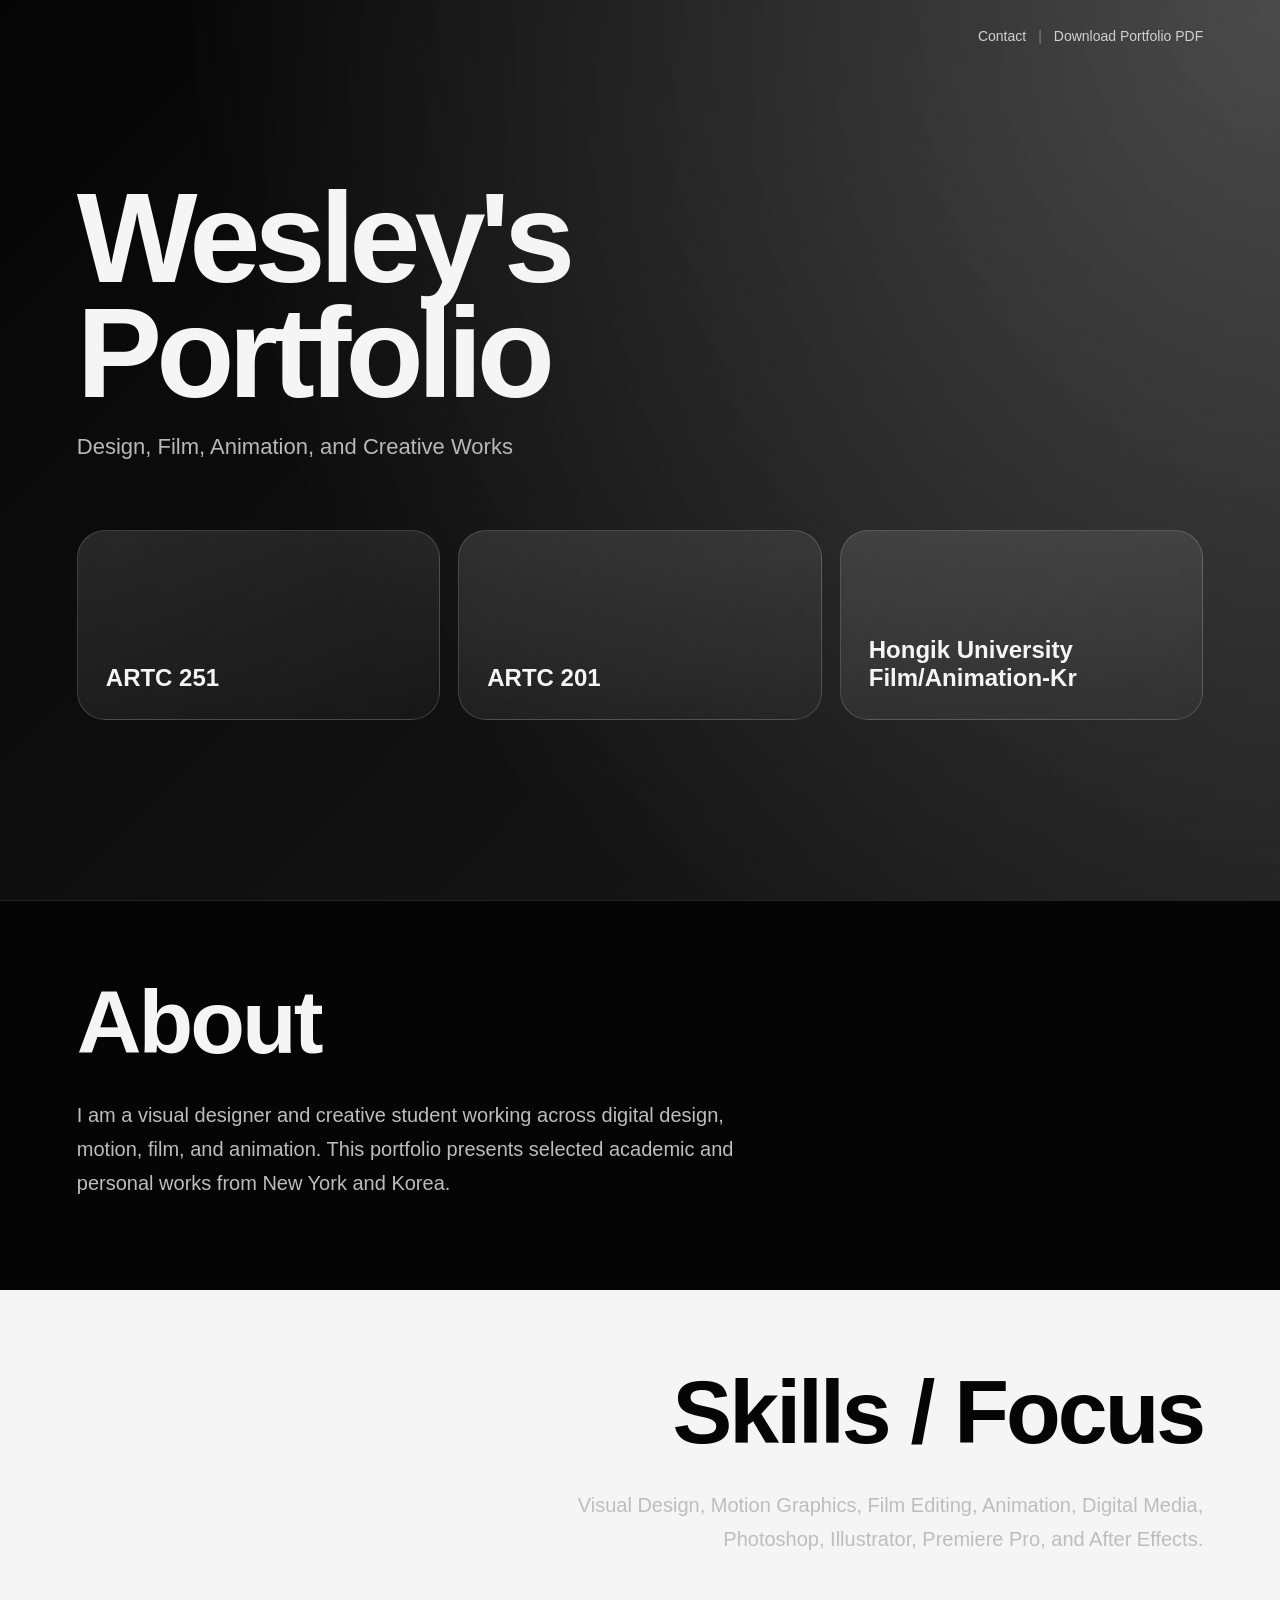
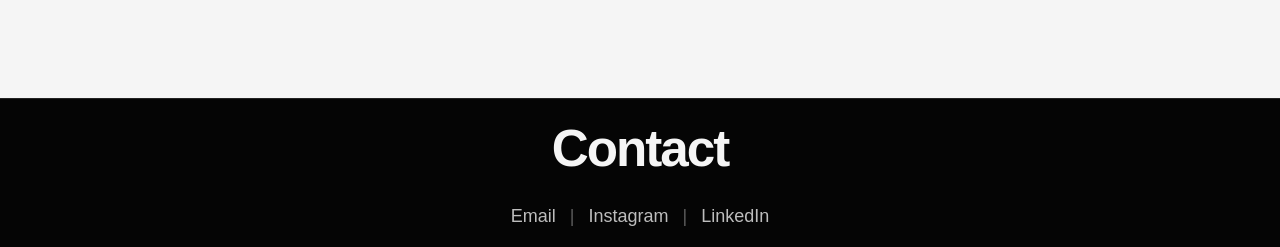
<file: index.html>
<!DOCTYPE html>
<html lang="en">
<head>
  <meta charset="UTF-8">
  <meta name="viewport" content="width=device-width, initial-scale=1.0">
  <title>Wesley's Portfolio</title>
  <link rel="stylesheet" href="style.css">
</head>

<body>
  <nav class="top-nav">
    <a href="#contact">Contact</a>
    <span>|</span>
    <a href="portfolio.pdf" download>Download Portfolio PDF</a>
  </nav>

  <header class="main-hero">
    <h1>Wesley's Portfolio</h1>
    <p class="subtitle">Design, Film, Animation, and Creative Works</p>

    <nav class="portfolio-menu">
      <a href="portfolio.html?section=artc251">ARTC 251</a>
      <a href="portfolio.html?section=artc201">ARTC 201</a>
      <a href="portfolio.html?section=hongik">Hongik University<br>Film/Animation-Kr</a>
    </nav>
  </header>

  <main>
    <section id="about" class="portfolio-section">
      <h2>About</h2>
      <p>
        I am a visual designer and creative student working across digital design,
        motion, film, and animation. This portfolio presents selected academic and
        personal works from New York and Korea.
      </p>
    </section>

    <section id="skills" class="portfolio-section">
      <h2>Skills / Focus</h2>
      <p>
        Visual Design, Motion Graphics, Film Editing, Animation, Digital Media,
        Photoshop, Illustrator, Premiere Pro, and After Effects.
      </p>
    </section>

    <section id="contact" class="portfolio-section">
        <h2>Contact</h2>

          <div class="contact-links">
              <a href="mailto:wesleyjo8918@icloud.com">Email</a>
          <span>|</span>
            <a href="https://www.instagram.com/wes0jo" target="_blank">Instagram</a>
          <span>|</span>
            <a href="https://www.linkedin.com/in/wesley-jo-2b8a863ab/" target="_blank">LinkedIn</a>
          </div>
    </section>

    
  </main>

  <script src="script.js"></script>
</body>
</html>
</file>
<file: style.css>
* {
  box-sizing: border-box;
}

html {
  scroll-behavior: smooth;
}

body {
  margin: 0;
  font-family: Helvetica, Arial, sans-serif;
  background: #050505;
  color: #f5f5f5;
}

/* Top navigation */

.top-nav {
  position: absolute;
  top: 28px;
  right: 6vw;
  z-index: 100;
  display: flex;
  align-items: center;
  gap: 12px;
  font-size: 14px;
}

.top-nav a {
  color: #d0d0d0;
  text-decoration: none;
  transition: 0.25s ease;
}

.top-nav a:hover {
  color: #ffffff;
}

.top-nav span {
  color: rgba(255,255,255,0.35);
}

/* Main page */

.main-hero {
  min-height: 100vh;
  padding: 80px 6vw;
  display: flex;
  flex-direction: column;
  justify-content: center;
  align-items: flex-start;
  background:
    radial-gradient(circle at top right, rgba(255,255,255,0.24), transparent 70%),
    linear-gradient(135deg, #050505 0%, #111111 55%, #1b1b1b 100%);
}

.main-hero h1 {
  margin: 0;
  max-width: 900px;
  font-size: clamp(56px, 10vw, 130px);
  line-height: 0.9;
  letter-spacing: -6px;
  font-weight: 800;
}

.subtitle {
  margin-top: 24px;
  margin-bottom: 70px;
  font-size: clamp(16px, 2vw, 22px);
  color: #b8b8b8;
}

.portfolio-menu {
  width: 100%;
  display: grid;
  grid-template-columns: repeat(3, 1fr);
  gap: 18px;
}

.portfolio-menu a {
  min-height: 190px;
  padding: 28px;
  border: 1px solid rgba(255,255,255,0.16);
  border-radius: 28px;
  color: #f5f5f5;
  text-decoration: none;
  font-size: 24px;
  font-weight: 700;
  line-height: 1.15;
  display: flex;
  align-items: flex-end;
  background:
    linear-gradient(160deg, rgba(255,255,255,0.12), rgba(255,255,255,0.03));
  backdrop-filter: blur(10px);
  transition: 0.3s ease;
}

.portfolio-menu a:hover {
  transform: translateY(-10px);
  border-color: rgba(255,255,255,0.5);
  background: #f5f5f5;
  color: #050505;
}

.portfolio-section {
  min-height: 25vh;
  padding: 70px 6vw;
  border-top: 1px solid rgba(255,255,255,0.12);
  background: #050505;
}

.portfolio-section h2 {
  margin: 0 0 24px;
  font-size: clamp(42px, 7vw, 90px);
  letter-spacing: -3px;
}

.portfolio-section p {
  max-width: 680px;
  font-size: 20px;
  line-height: 1.7;
  color: #bdbdbd;
}

@media (max-width: 850px) {
  .top-nav {
    position: absolute;
    top: 24px;
    right: 6vw;
    left: 6vw;
    justify-content: center;
    font-size: 13px;
  }

  .main-hero {
    align-items: center;
    text-align: center;
  }

  .main-hero h1 {
    letter-spacing: -3px;
  }

  .portfolio-menu {
    grid-template-columns: 1fr;
  }

  .portfolio-menu a {
    min-height: 130px;
    align-items: center;
    justify-content: center;
  }
}

/* Portfolio sub page */

.portfolio-page {
  min-height: 100vh;
  padding: 28px 5vw 92px;
  background: #050505;
  color: #f5f5f5;
}

.portfolio-top-nav {
  display: flex;
  justify-content: space-between;
  align-items: center;
  margin-bottom: 42px;
}

.back-link {
  display: inline-block;
  color: #bdbdbd;
  text-decoration: none;
  font-size: 16px;
}

.back-link:hover {
  color: #ffffff;
}

.portfolio-right-nav {
  display: flex;
  align-items: center;
  gap: 12px;
  font-size: 14px;
}

.portfolio-right-nav a {
  color: #d0d0d0;
  text-decoration: none;
  transition: 0.25s ease;
}

.portfolio-right-nav a:hover {
  color: #ffffff;
}

.portfolio-right-nav span {
  color: rgba(255,255,255,0.35);
}

.sub-menu {
  display: flex;
  gap: 14px;
  flex-wrap: wrap;
  margin-bottom: 70px;
}

.sub-menu button {
  padding: 14px 22px;
  border: 1px solid rgba(255,255,255,0.18);
  border-radius: 999px;
  background: transparent;
  color: #f5f5f5;
  font-size: 15px;
  cursor: pointer;
  transition: 0.25s ease;
}

.sub-menu button:hover {
  background: #f5f5f5;
  color: #050505;
}

.work-section {
  display: none;
}

.work-section.active {
  display: block;
}

.work-section h1 {
  margin: 0 0 18px;
  font-size: clamp(44px, 8vw, 96px);
  letter-spacing: -4px;
  line-height: 0.95;
}

.work-section > p {
  max-width: 680px;
  margin-bottom: 50px;
  font-size: 19px;
  line-height: 1.7;
  color: #bdbdbd;
}

.work-grid {
  display: grid;
  grid-template-columns: 1fr;
  gap: 20px;
  margin-bottom: 20px;
}

.work-card {
  position: relative;
  min-height: 250px;
  padding: 0;
  border: 1px solid rgba(255,255,255,0.14);
  border-radius: 26px;
  background: linear-gradient(160deg, rgba(255,255,255,0.1), rgba(255,255,255,0.03));
  overflow: hidden;
  cursor: default;
  transition: 0.35s ease;
}

.work-card:hover {
  border-color: rgba(255,255,255,0.35);
  transform: translateY(-3px);
}

.card-summary {
  position: relative;
  min-height: 250px;
  display: flex;
  align-items: center;
  padding: 34px;
  z-index: 2;
  cursor: pointer;
}

.card-text {
  position: relative;
  z-index: 3;
  width: 42%;
}

.card-text h2 {
  margin: 0 0 16px;
  font-size: clamp(32px, 4vw, 56px);
  letter-spacing: -2px;
}

.card-text p {
  margin: 0;
  max-width: 620px;
  color: #bdbdbd;
  font-size: 18px;
  line-height: 1.6;
}

.card-cover {
  position: absolute;
  top: 0;
  right: 0;
  width: 62%;
  height: 100%;
  overflow: hidden;
  background: rgba(255,255,255,0.06);
  clip-path: polygon(12% 0, 100% 0, 100% 100%, 0 100%);
  z-index: 1;
}

.card-cover::before {
  content: "";
  position: absolute;
  inset: 0;
  background: linear-gradient(90deg, rgba(5,5,5,0.85), rgba(5,5,5,0.25), rgba(5,5,5,0.05));
  z-index: 2;
}

.card-cover img {
  width: 100%;
  height: 100%;
  object-fit: cover;
  display: block;
  opacity: 0.9;
  transition: 0.4s ease;
}

.work-card:hover .card-cover img {
  transform: scale(1.04);
  opacity: 1;
}

.card-detail {
  max-height: 0;
  opacity: 0;
  overflow: hidden;
  padding: 0 34px;
  transition: max-height 0.5s ease, opacity 0.35s ease, padding 0.35s ease;
  position: relative;
  z-index: 3;
  cursor: default;
}

.work-card.open .card-detail {
  max-height: 12000px;
  opacity: 1;
  padding: 0 34px 34px;
}

.card-detail p {
  margin: 0 0 24px;
  color: #bdbdbd;
  font-size: 17px;
  line-height: 1.7;
}

.detail-text h3 {
  margin: 0 0 14px;
  font-size: 28px;
  letter-spacing: -1px;
}

.detail-text p {
  max-width: 820px;
}

.detail-meta {
  display: flex;
  flex-wrap: wrap;
  gap: 10px;
  margin-bottom: 28px;
}

.detail-meta span {
  padding: 8px 14px;
  border: 1px solid rgba(255,255,255,0.16);
  border-radius: 999px;
  color: #bdbdbd;
  font-size: 14px;
}

.detail-gallery {
  column-count: 3;
  column-gap: 14px;
  margin-bottom: 28px;
}

.detail-gallery img {
  width: 100%;
  height: auto;
  object-fit: contain;
  display: block;
  break-inside: avoid;
  margin-bottom: 14px;
  border-radius: 16px;
  background: rgba(255,255,255,0.06);
}

.lightbox-image {
  cursor: zoom-in;
}

.detail-videos {
  display: grid;
  grid-template-columns: repeat(2, minmax(0, 1fr));
  gap: 18px;
  align-items: start;
  margin-bottom: 28px;
}

.detail-videos video {
  width: 100%;
  max-width: 100%;
  height: auto;
  display: block;
  border-radius: 18px;
  background: rgba(255,255,255,0.06);
}

.detail-media {
  width: 100%;
  border-radius: 20px;
  overflow: hidden;
  background: rgba(255,255,255,0.06);
}

.detail-media img {
  width: 100%;
  display: block;
}

/* Card close button */

.card-close-button {
  display: block;
  margin: 34px auto 4px;
  padding: 9px 18px;
  border: 1px solid rgba(255,255,255,0.22);
  border-radius: 999px;
  background: rgba(255,255,255,0.04);
  color: #d0d0d0;
  font-size: 13px;
  letter-spacing: 0.3px;
  cursor: pointer;
  transition: 0.25s ease;
}

.card-close-button:hover {
  border-color: rgba(255,255,255,0.55);
  background: rgba(255,255,255,0.12);
  color: #ffffff;
}

/* Image lightbox */

.image-lightbox {
  position: fixed;
  inset: 0;
  z-index: 9999;
  display: none;
  align-items: center;
  justify-content: center;
  padding: 70px 5vw;
  background: rgba(0,0,0,0.88);
  backdrop-filter: blur(12px);
}

.image-lightbox.active {
  display: flex;
}

.lightbox-content {
  max-width: 92vw;
  max-height: 82vh;
  object-fit: contain;
  border-radius: 18px;
  box-shadow: 0 30px 90px rgba(0,0,0,0.65);
  transform-origin: center center;
  transition: transform 0.2s ease;
  cursor: zoom-in;
}

.lightbox-close,
.lightbox-zoom {
  position: fixed;
  width: 42px;
  height: 42px;
  border: 1px solid rgba(255,255,255,0.22);
  border-radius: 999px;
  background: rgba(20,20,20,0.82);
  color: #ffffff;
  font-size: 22px;
  line-height: 1;
  cursor: pointer;
  z-index: 10000;
  transition: 0.25s ease;
}

.lightbox-close:hover,
.lightbox-zoom:hover {
  border-color: rgba(255,255,255,0.65);
  background: rgba(255,255,255,0.18);
}

.lightbox-close {
  top: 28px;
  right: 28px;
}

.lightbox-zoom-in {
  right: 28px;
  bottom: 86px;
}

.lightbox-zoom-out {
  right: 28px;
  bottom: 34px;
}

@media (max-width: 850px) {
  .portfolio-page {
    padding: 30px 6vw 90px;
  }

  .portfolio-top-nav {
    flex-direction: column;
    gap: 18px;
    margin-bottom: 36px;
  }

  .portfolio-right-nav {
    justify-content: center;
    flex-wrap: wrap;
    font-size: 13px;
  }

  .work-grid {
    grid-template-columns: 1fr;
  }

  .work-section h1 {
    letter-spacing: -2px;
  }

  .card-summary {
    min-height: auto;
    flex-direction: column;
    align-items: flex-start;
    padding: 24px;
  }

  .card-text {
    width: 100%;
  }

  .card-text h2 {
    font-size: 34px;
  }

  .card-cover {
    position: relative;
    width: 100%;
    height: auto;
    aspect-ratio: 16 / 9;
    margin-top: 24px;
    border-radius: 20px;
    clip-path: none;
  }

  .card-cover::before {
    background: linear-gradient(180deg, rgba(5,5,5,0.1), rgba(5,5,5,0.35));
  }

  .card-detail {
    padding: 0 24px;
  }

  .work-card.open .card-detail {
    max-height: 12000px;
    padding: 0 24px 24px;
  }

  .detail-gallery {
    column-count: 1;
  }

  .detail-meta {
    gap: 8px;
  }

  .detail-meta span {
    font-size: 13px;
  }

  .detail-videos {
    grid-template-columns: 1fr;
  }

  .image-lightbox {
    padding: 76px 4vw;
  }

  .lightbox-content {
    max-width: 94vw;
    max-height: 78vh;
    border-radius: 14px;
  }

  .lightbox-close {
    top: 18px;
    right: 18px;
  }

  .lightbox-zoom-in {
    right: 18px;
    bottom: 76px;
  }

  .lightbox-zoom-out {
    right: 18px;
    bottom: 24px;
  }
}

/* Contact section */

section#contact.portfolio-section {
  min-height: auto;
  padding: 20px 6vw;
  text-align: center;
}

section#contact.portfolio-section h2 {
  text-align: center;
  font-size: clamp(32px, 4vw, 52px);
  letter-spacing: -2px;
  margin-bottom: 28px;
}

section#contact.portfolio-section p {
  max-width: none;
  margin-left: auto;
  margin-right: auto;
  text-align: center;
}

.contact-links {
  display: flex;
  justify-content: center;
  align-items: center;
  gap: 14px;
  flex-wrap: wrap;
  font-size: 18px;
}

.contact-links a {
  color: #bdbdbd;
  text-decoration: none;
  transition: 0.25s ease;
}

.contact-links a:hover {
  color: #ffffff;
}

.contact-links span {
  color: rgba(255,255,255,0.35);
}

/* Skills section */

section#skills.portfolio-section {
  min-height: 45vh;
  padding-top: 70px;
  padding-right: 6vw;
  padding-bottom: 122px;
  padding-left: 6vw;
  text-align: right;
  background: #f5f5f5;
  color: #050505;
}

section#skills.portfolio-section h2 {
  text-align: right;
}

section#skills.portfolio-section p {
  margin-left: auto;
  margin-right: 0;
  text-align: right;
}


/* Video lightbox */

.lightbox-video {
  cursor: pointer;
}

.video-lightbox {
  position: fixed;
  inset: 0;
  z-index: 9999;
  display: none;
  align-items: center;
  justify-content: center;
  padding: 70px 5vw;
  background: rgba(0,0,0,0.88);
  backdrop-filter: blur(12px);
}

.video-lightbox.active {
  display: flex;
}

.video-lightbox-content {
  max-width: 92vw;
  max-height: 82vh;
  width: auto;
  height: auto;
  border-radius: 18px;
  background: #000000;
  box-shadow: 0 30px 90px rgba(0,0,0,0.65);
}

.video-lightbox-close {
  position: fixed;
  top: 28px;
  right: 28px;
  width: 42px;
  height: 42px;
  border: 1px solid rgba(255,255,255,0.22);
  border-radius: 999px;
  background: rgba(20,20,20,0.82);
  color: #ffffff;
  font-size: 22px;
  line-height: 1;
  cursor: pointer;
  z-index: 10000;
  transition: 0.25s ease;
}

.video-lightbox-close:hover {
  border-color: rgba(255,255,255,0.65);
  background: rgba(255,255,255,0.18);
}

@media (max-width: 850px) {
  .video-lightbox {
    padding: 76px 4vw;
  }

  .video-lightbox-content {
    max-width: 94vw;
    max-height: 78vh;
    border-radius: 14px;
  }

  .video-lightbox-close {
    top: 18px;
    right: 18px;
  }
}
</file>
